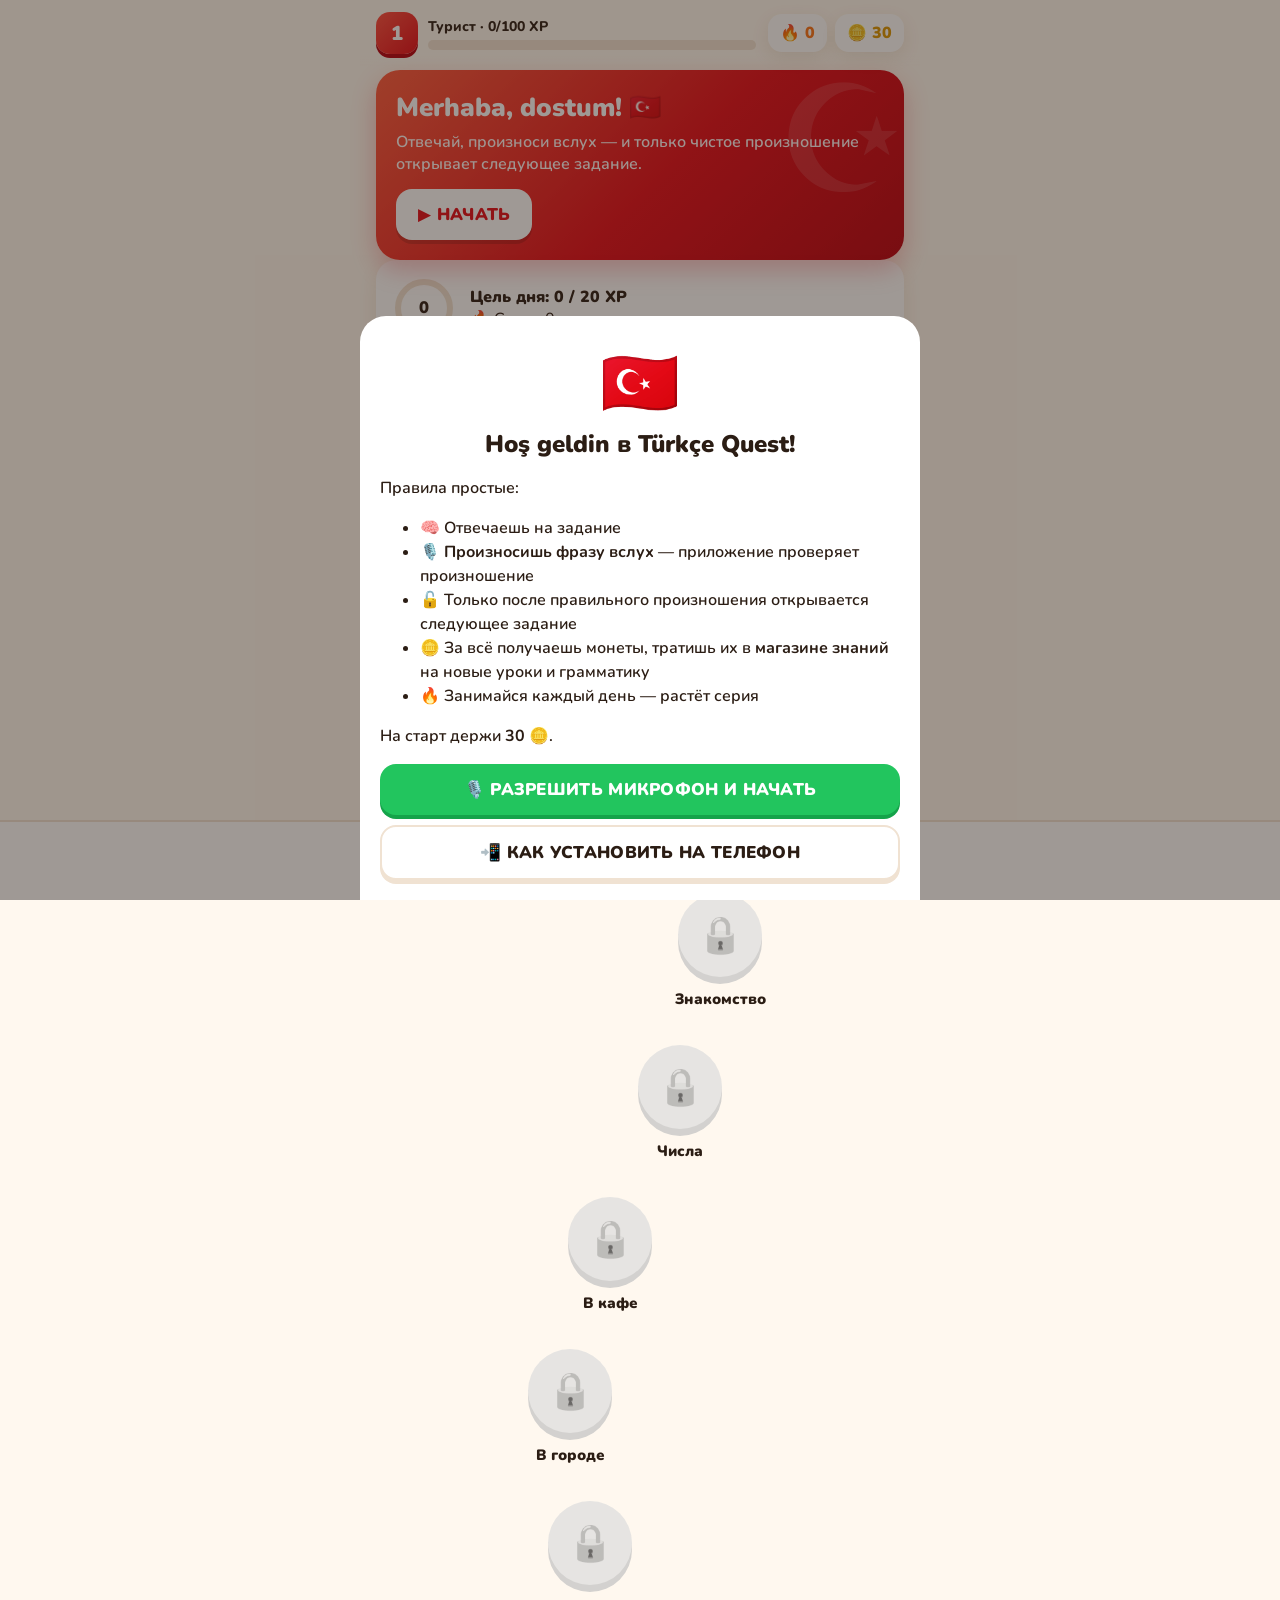
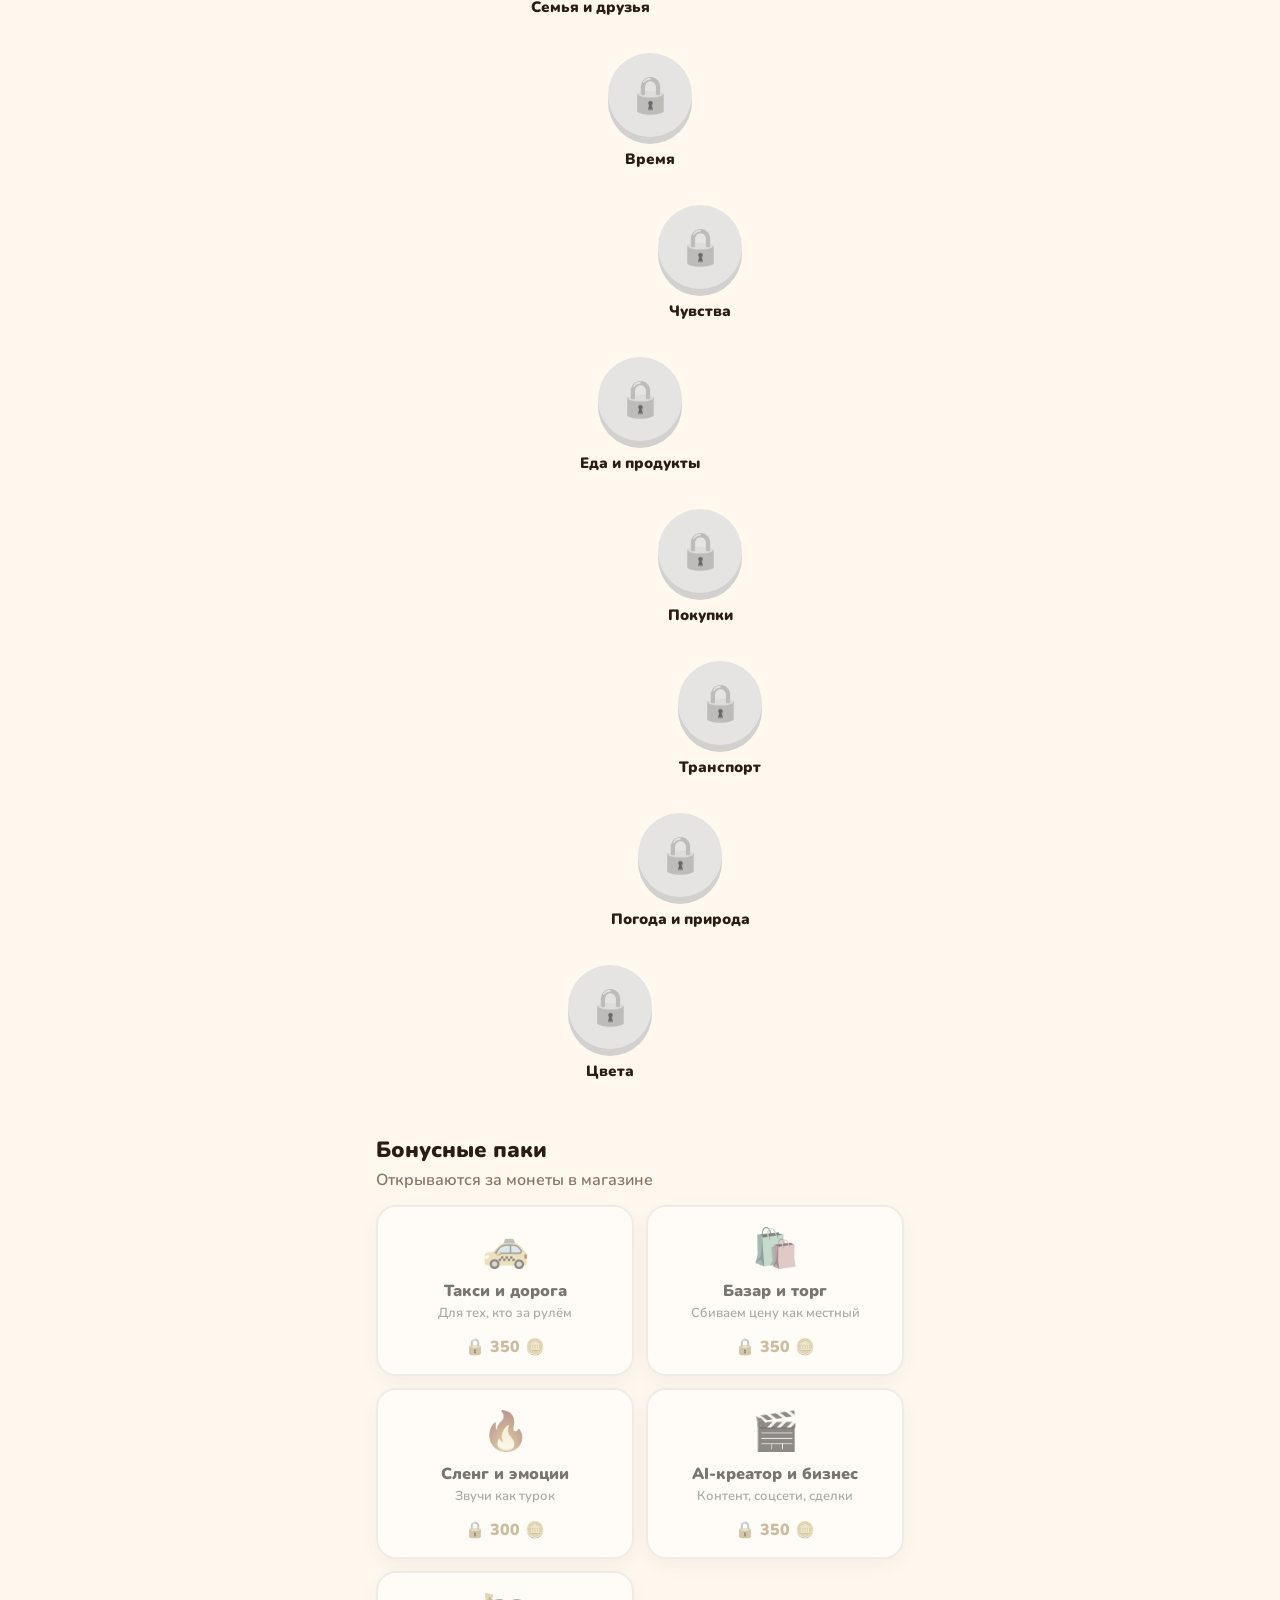
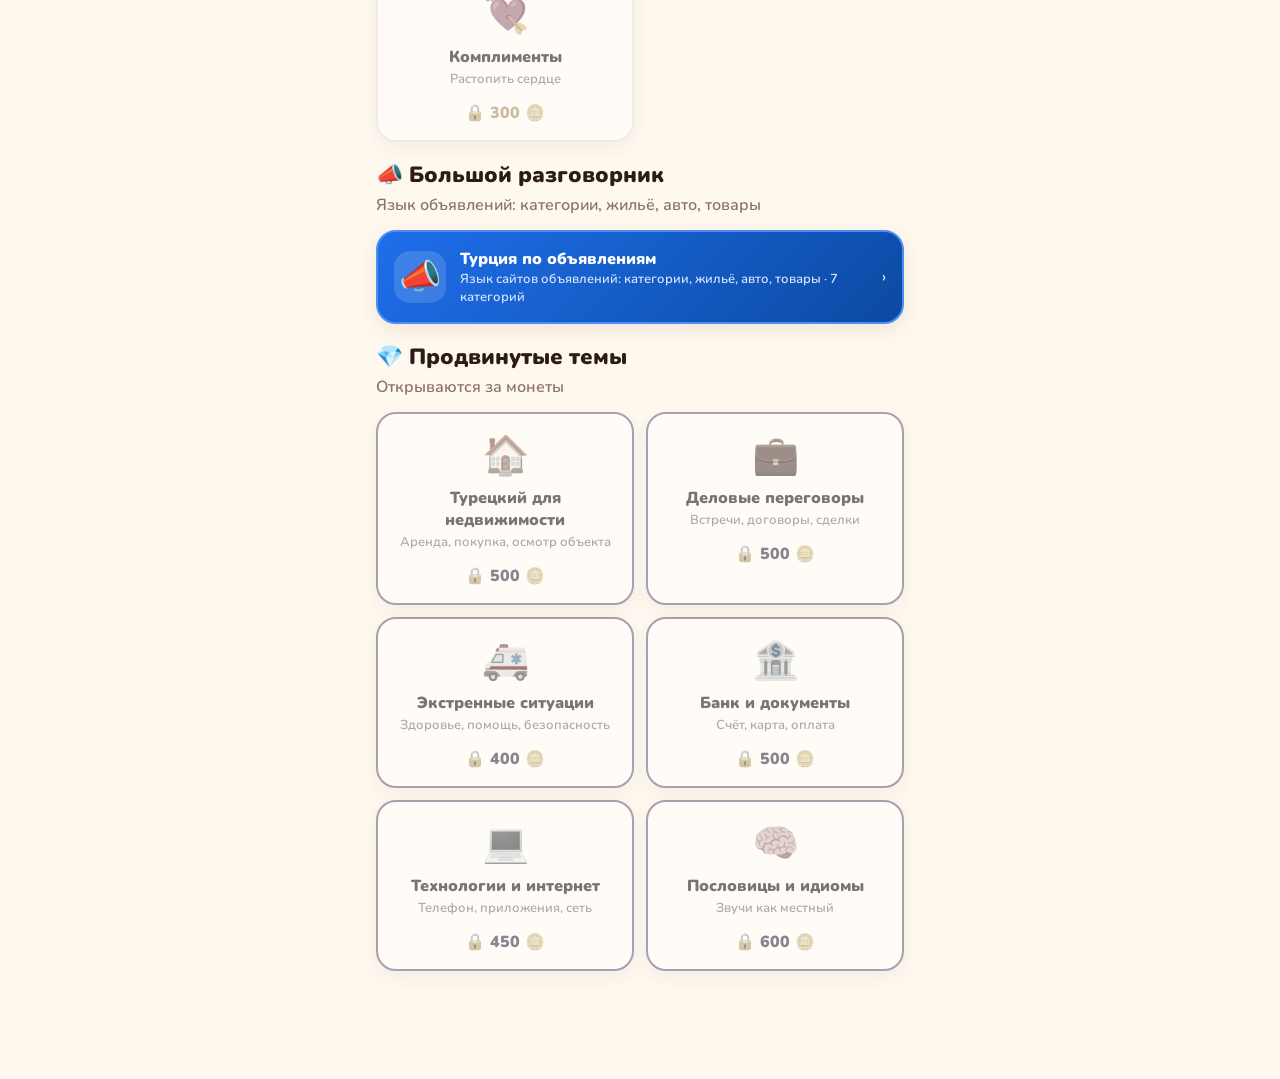
<file: index.html>
<!doctype html>
<html lang="ru">
<head>
  <meta charset="utf-8">
  <meta name="viewport" content="width=device-width, initial-scale=1, viewport-fit=cover, user-scalable=no">
  <title>Türkçe Quest</title>
  <meta name="description" content="Игра для изучения турецкого языка с проверкой произношения">
  <meta name="theme-color" content="#E30A17">
  <link rel="manifest" href="manifest.webmanifest">
  <link rel="icon" href="icons/icon.svg" type="image/svg+xml">
  <link rel="apple-touch-icon" href="icons/icon-192.png">
  <link rel="preconnect" href="https://fonts.googleapis.com">
  <link href="https://fonts.googleapis.com/css2?family=Nunito:wght@500;700;800;900&display=swap" rel="stylesheet">
  <link rel="stylesheet" href="styles.css">
</head>
<body>
  <div id="app">
    <header class="topbar">
      <div class="lvl" id="lvlBox">
        <div class="lvl-badge" id="lvlNum">1</div>
        <div class="lvl-info">
          <div class="lvl-rank" id="lvlRank">Турист</div>
          <div class="xpbar"><div class="xpfill" id="xpFill"></div></div>
        </div>
      </div>
      <div class="pills">
        <div class="pill streak" id="streakPill">🔥 <span id="streakNum">0</span></div>
        <div class="pill coins" id="coinPill">🪙 <span id="coinNum">0</span></div>
      </div>
    </header>

    <main id="screen"></main>

    <nav class="tabbar" id="tabbar">
      <button data-tab="map" class="active"><span>🗺️</span>Путь</button>
      <button data-tab="shop"><span>🛒</span>Магазин</button>
      <button data-tab="library"><span>📚</span>Знания</button>
      <button data-tab="profile"><span>👤</span>Профиль</button>
    </nav>
  </div>

  <!-- Экран урока -->
  <section id="lesson" class="lesson hidden">
    <div class="lesson-top">
      <button class="icon-btn" id="quitBtn" aria-label="Выйти">✕</button>
      <div class="progress"><div class="progress-fill" id="lessonProgress"></div></div>
      <div class="combo" id="combo"></div>
    </div>
    <div class="lesson-body" id="lessonBody"></div>
    <div class="lesson-foot" id="lessonFoot"></div>
  </section>

  <div id="modal" class="modal hidden"><div class="modal-card" id="modalCard"></div></div>
  <div id="toast" class="toast"></div>
  <canvas id="confetti"></canvas>

  <script src="data.js"></script>
  <script src="app.js"></script>
</body>
</html>
</file>
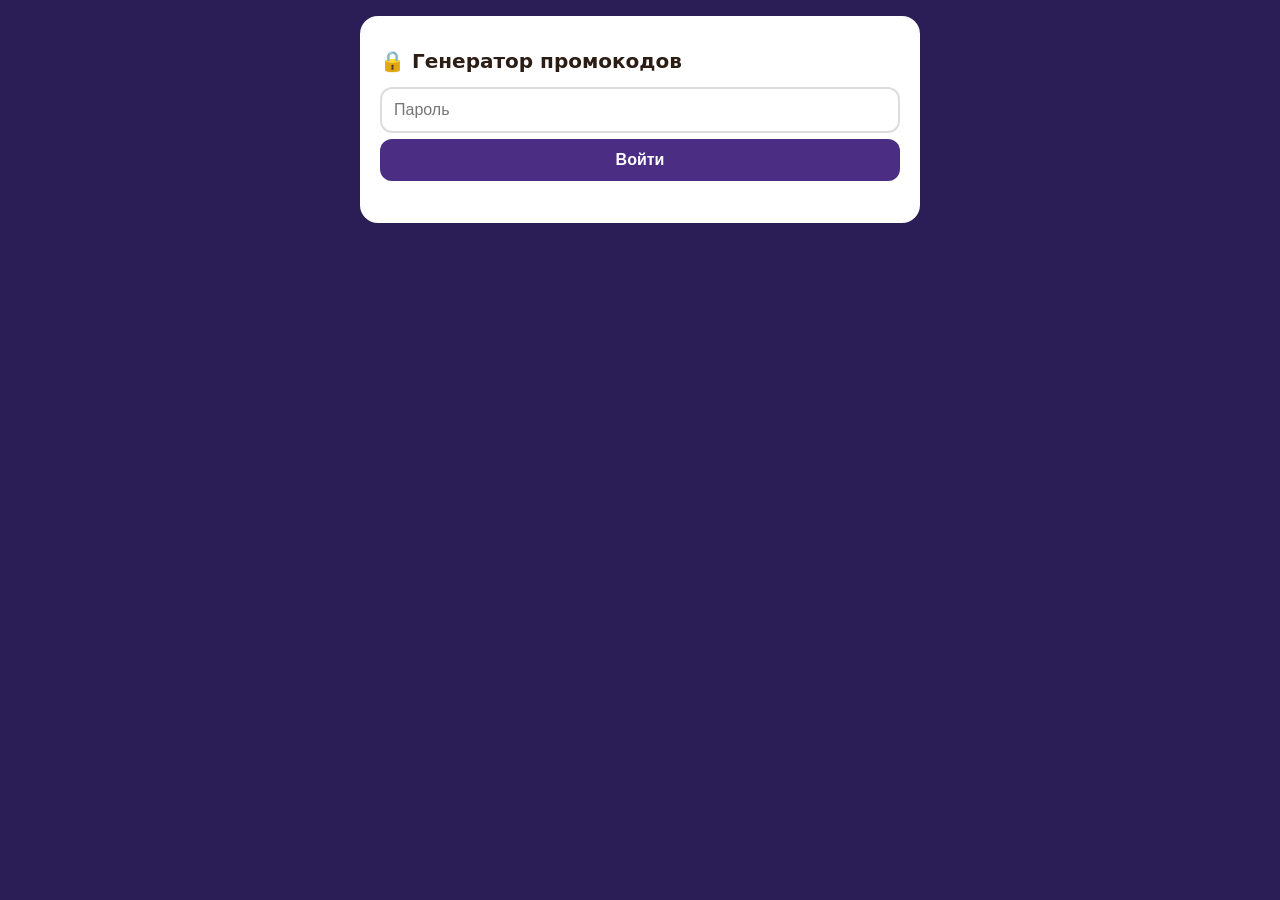
<file: promo.html>
<!doctype html>
<html lang="ru"><head><meta charset="utf-8">
<meta name="viewport" content="width=device-width, initial-scale=1">
<title>Промокоды — Türkçe Quest</title>
<meta name="robots" content="noindex">
<style>
  body{margin:0;background:#2B1D55;color:#fff;font-family:system-ui,Segoe UI,Roboto,sans-serif;padding:16px}
  .box{max-width:520px;margin:0 auto;background:#fff;color:#2B1D14;border-radius:18px;padding:20px}
  h1{font-size:20px} label{display:block;font-weight:700;margin:12px 0 4px}
  input,select,button{width:100%;padding:12px;font-size:16px;border-radius:12px;border:2px solid #ddd;margin-bottom:6px;box-sizing:border-box}
  button{background:#4B2E83;color:#fff;border:none;font-weight:800;cursor:pointer}
  pre{background:#F4F0FA;padding:12px;border-radius:12px;white-space:pre-wrap;word-break:break-all;font-size:16px;letter-spacing:1px}
  .note{color:#8A7565;font-size:13px}
</style></head>
<body><script src="promo.js"></script></body></html>
</file>
<file: styles.css>
:root{
  --bg:#FFF8EF; --card:#FFFFFF; --ink:#2B1D14; --muted:#8A7565; --line:#F0E2D2;
  --red:#E30A17; --red-d:#B30010; --turq:#14B8A6; --turq-d:#0E8C7F;
  --gold:#FFB800; --gold-d:#D99400; --green:#22C55E; --green-d:#15A34A;
  --wrong:#EF4444; --wrong-bg:#FFE9E9; --ok-bg:#E7F9EE; --shadow:0 6px 18px rgba(120,70,20,.10);
  --radius:20px;
}
*{box-sizing:border-box;-webkit-tap-highlight-color:transparent}
html,body{margin:0;height:100%}
body{background:var(--bg);color:var(--ink);font-family:Nunito,system-ui,-apple-system,"Segoe UI",Roboto,sans-serif;
  overscroll-behavior:none;user-select:none;-webkit-user-select:none}
button{font-family:inherit;cursor:pointer;border:none;color:inherit}
.hidden{display:none!important}
#app{max-width:560px;margin:0 auto;min-height:100%;display:flex;flex-direction:column;padding-bottom:84px}

/* top bar */
.topbar{position:sticky;top:0;z-index:5;display:flex;align-items:center;justify-content:space-between;gap:12px;
  padding:calc(12px + env(safe-area-inset-top)) 16px 12px;background:linear-gradient(var(--bg) 80%,rgba(255,248,239,0))}
.lvl{display:flex;align-items:center;gap:10px;flex:1;min-width:0}
.lvl-badge{width:42px;height:42px;border-radius:14px;background:linear-gradient(135deg,#FF4D3D,var(--red));color:#fff;
  font-weight:900;font-size:20px;display:grid;place-items:center;box-shadow:0 4px 0 var(--red-d)}
.lvl-info{flex:1;min-width:0}
.lvl-rank{font-weight:800;font-size:14px;margin-bottom:4px}
.xpbar{height:10px;background:var(--line);border-radius:10px;overflow:hidden}
.xpfill{height:100%;width:0;background:linear-gradient(90deg,var(--gold),#FFD84D);border-radius:10px;transition:width .6s}
.pills{display:flex;gap:8px}
.pill{background:var(--card);border-radius:14px;padding:8px 12px;font-weight:900;box-shadow:var(--shadow);font-size:16px;white-space:nowrap}
.pill.coins{color:var(--gold-d)} .pill.streak{color:#F97316}
.pill.bump{animation:bump .5s}
@keyframes bump{40%{transform:scale(1.25)}}

/* tabbar */
.tabbar{position:fixed;bottom:0;left:0;right:0;z-index:6;display:flex;justify-content:center;gap:4px;background:var(--card);
  border-top:2px solid var(--line);padding:8px 8px calc(8px + env(safe-area-inset-bottom))}
.tabbar button{flex:1;max-width:130px;background:none;padding:6px 4px;border-radius:14px;font-weight:800;font-size:12px;color:var(--muted);
  display:flex;flex-direction:column;align-items:center;gap:2px}
.tabbar button span{font-size:24px;filter:grayscale(.8);opacity:.7}
.tabbar button.active{color:var(--red);background:#FFF0EC}
.tabbar button.active span{filter:none;opacity:1}

#screen{padding:4px 16px 24px;flex:1}
h2.section{font-size:22px;font-weight:900;margin:18px 0 4px}
p.sub{color:var(--muted);margin:0 0 14px;font-weight:600}

/* hero */
.hero{border-radius:24px;padding:20px;color:#fff;background:linear-gradient(135deg,#FF5A3C 0%,var(--red) 55%,#B8000F 100%);
  box-shadow:0 10px 24px rgba(227,10,23,.25);position:relative;overflow:hidden}
.hero::after{content:"☪";position:absolute;right:-6px;top:-30px;font-size:150px;opacity:.12}
.hero h1{margin:0 0 6px;font-size:26px;font-weight:900}
.hero p{margin:0 0 14px;opacity:.95;font-weight:600}
.hero .btn{background:#fff;color:var(--red);box-shadow:0 4px 0 rgba(0,0,0,.15)}

/* buttons */
.btn{display:inline-flex;align-items:center;justify-content:center;gap:8px;padding:14px 22px;border-radius:16px;font-weight:900;font-size:17px;
  background:var(--green);color:#fff;box-shadow:0 4px 0 var(--green-d);transition:transform .08s,filter .2s;text-transform:uppercase;letter-spacing:.3px}
.btn:active{transform:translateY(3px);box-shadow:0 1px 0 var(--green-d)}
.btn.block{width:100%}
.btn.red{background:var(--red);box-shadow:0 4px 0 var(--red-d)}
.btn.turq{background:var(--turq);box-shadow:0 4px 0 var(--turq-d)}
.btn.gold{background:var(--gold);box-shadow:0 4px 0 var(--gold-d);color:#4A3000}
.btn.ghost{background:var(--card);color:var(--ink);box-shadow:0 4px 0 var(--line);border:2px solid var(--line)}
.btn:disabled{background:#E5DCD2;color:#A9988A;box-shadow:0 4px 0 #D3C7BA;cursor:not-allowed}
.icon-btn{width:40px;height:40px;border-radius:12px;background:none;font-size:22px;color:var(--muted);font-weight:900}

/* map */
.path{position:relative;display:flex;flex-direction:column;align-items:center;gap:18px;padding:18px 0}
.node{position:relative;display:flex;flex-direction:column;align-items:center;width:150px}
.node-btn{width:84px;height:84px;border-radius:50%;font-size:36px;display:grid;place-items:center;
  background:var(--turq);box-shadow:0 7px 0 var(--turq-d);transition:transform .1s}
.node-btn:active{transform:translateY(5px);box-shadow:0 2px 0 var(--turq-d)}
.node.done .node-btn{background:var(--gold);box-shadow:0 7px 0 var(--gold-d)}
.node.current .node-btn{background:var(--red);box-shadow:0 7px 0 var(--red-d);animation:pulse 2s infinite}
.node.locked .node-btn{background:#E6DDD3;box-shadow:0 7px 0 #CFC3B5;filter:grayscale(1);opacity:.75}
@keyframes pulse{0%,100%{outline:0 solid rgba(227,10,23,.25)}50%{outline:12px solid rgba(227,10,23,.0)}}
.node.current .node-btn{outline:6px solid rgba(227,10,23,.18);outline-offset:4px}
.node-title{margin-top:12px;font-weight:900;font-size:15px;text-align:center}
.node-stars{font-size:14px;letter-spacing:2px;height:18px}
.node .lock{position:absolute;top:58px;right:28px;font-size:20px}
.start-tag{position:absolute;top:-30px;background:var(--card);color:var(--red);font-weight:900;padding:4px 12px;border-radius:10px;
  box-shadow:var(--shadow);font-size:13px;animation:float 1.6s ease-in-out infinite;white-space:nowrap}
@keyframes float{50%{transform:translateY(-5px)}}

.bonus-grid{display:grid;grid-template-columns:1fr 1fr;gap:12px}
.bonus{background:var(--card);border-radius:var(--radius);padding:16px 12px;text-align:center;box-shadow:var(--shadow);border:2px solid var(--line)}
.bonus .em{font-size:38px}
.bonus .t{font-weight:900;margin:6px 0 2px}
.bonus .s{color:var(--muted);font-size:13px;font-weight:600;min-height:32px}
.bonus.locked{opacity:.6;filter:grayscale(.7)}
.bonus.done{border-color:var(--gold)}

/* cards & lists */
.card{background:var(--card);border-radius:var(--radius);padding:16px;box-shadow:var(--shadow);margin-bottom:12px}
.row{display:flex;align-items:center;gap:14px}
.row .em{font-size:34px;width:52px;height:52px;border-radius:16px;background:var(--bg);display:grid;place-items:center;flex-shrink:0}
.row .grow{flex:1;min-width:0}
.row .t{font-weight:900;font-size:16px}
.row .s{color:var(--muted);font-size:13px;font-weight:600}
.price{font-weight:900;color:var(--gold-d);white-space:nowrap}
.owned{color:var(--green-d);font-weight:900;font-size:14px}
.small-btn{padding:10px 14px;font-size:14px;border-radius:12px}

.stats{display:grid;grid-template-columns:repeat(3,1fr);gap:10px;margin-bottom:12px}
.stat{background:var(--card);border-radius:16px;padding:12px 6px;text-align:center;box-shadow:var(--shadow)}
.stat b{display:block;font-size:22px;font-weight:900}
.stat span{font-size:12px;color:var(--muted);font-weight:700}
.ach-grid{display:grid;grid-template-columns:repeat(2,1fr);gap:10px}
.ach{background:var(--card);border-radius:16px;padding:12px;box-shadow:var(--shadow);display:flex;gap:10px;align-items:center}
.ach .em{font-size:28px}
.ach .t{font-weight:900;font-size:14px}
.ach .s{font-size:12px;color:var(--muted);font-weight:600}
.ach.off{opacity:.45;filter:grayscale(1)}

/* lesson */
.lesson{position:fixed;inset:0;z-index:20;background:var(--bg);display:flex;flex-direction:column;max-width:560px;margin:0 auto}
.lesson-top{display:flex;align-items:center;gap:10px;padding:calc(12px + env(safe-area-inset-top)) 14px 8px}
.progress{flex:1;height:16px;background:var(--line);border-radius:12px;overflow:hidden}
.progress-fill{height:100%;width:0;background:linear-gradient(90deg,var(--green),#4ADE80);border-radius:12px;transition:width .4s}
.combo{min-width:56px;text-align:right;font-weight:900;color:#F97316}
.lesson-body{flex:1;overflow-y:auto;padding:10px 18px 20px;display:flex;flex-direction:column}
.lesson-foot{padding:14px 18px calc(16px + env(safe-area-inset-bottom));border-top:2px solid var(--line);background:var(--bg);transition:background .2s}
.lesson-foot.ok{background:var(--ok-bg);border-color:#BDEBCD}
.lesson-foot.bad{background:var(--wrong-bg);border-color:#FFC9C9}
.feedback{font-weight:900;font-size:18px;margin-bottom:10px;display:flex;align-items:center;gap:8px}
.feedback.ok{color:var(--green-d)} .feedback.bad{color:var(--wrong)}
.feedback small{display:block;font-weight:700;font-size:14px;color:var(--ink);opacity:.8}

.task-label{font-weight:900;font-size:13px;letter-spacing:1px;text-transform:uppercase;color:var(--turq-d);margin:6px 0 6px}
.task-q{font-size:24px;font-weight:900;margin:0 0 18px;line-height:1.25}
.word-card{background:var(--card);border-radius:24px;padding:24px 18px;text-align:center;box-shadow:var(--shadow);border:2px solid var(--line);margin-bottom:16px}
.word-card .tr{font-size:32px;font-weight:900;color:var(--red);line-height:1.2;user-select:text}
.word-card .ph{color:var(--muted);font-weight:700;margin-top:6px;font-size:16px}
.word-card .ru{font-size:19px;font-weight:800;margin-top:10px}
.audio-row{display:flex;gap:10px;justify-content:center;margin-top:14px}
.audio-btn{width:58px;height:58px;border-radius:18px;font-size:26px;background:var(--turq);box-shadow:0 4px 0 var(--turq-d);color:#fff}
.audio-btn:active{transform:translateY(3px);box-shadow:0 1px 0 var(--turq-d)}
.audio-btn.big{width:110px;height:110px;border-radius:30px;font-size:50px;margin:10px auto 20px;display:grid;place-items:center}

.options{display:flex;flex-direction:column;gap:10px}
.opt{background:var(--card);border:2px solid var(--line);border-bottom-width:5px;border-radius:16px;padding:16px;font-size:17px;font-weight:800;text-align:left;width:100%}
.opt.sel{border-color:var(--turq);background:#E6FBF8;color:var(--turq-d)}
.opt.right{border-color:var(--green);background:var(--ok-bg);color:var(--green-d)}
.opt.wrong{border-color:var(--wrong);background:var(--wrong-bg);color:var(--wrong);animation:shake .4s}
@keyframes shake{25%{transform:translateX(-6px)}75%{transform:translateX(6px)}}

.build-zone{min-height:66px;border-bottom:2px solid var(--line);border-top:2px solid var(--line);padding:10px 0;display:flex;flex-wrap:wrap;gap:8px;margin-bottom:22px}
.chips{display:flex;flex-wrap:wrap;gap:8px;justify-content:center}
.chip{background:var(--card);border:2px solid var(--line);border-bottom-width:4px;border-radius:12px;padding:10px 14px;font-weight:800;font-size:17px}
.chip.used{visibility:hidden}

/* speak */
.speak-wrap{display:flex;flex-direction:column;align-items:center;text-align:center}
.speak-badge{background:#FFF0EC;color:var(--red);font-weight:900;font-size:13px;padding:6px 12px;border-radius:10px;letter-spacing:.5px;margin-bottom:12px}
.mic{width:120px;height:120px;border-radius:50%;font-size:52px;background:var(--red);color:#fff;box-shadow:0 8px 0 var(--red-d);position:relative;margin:8px 0 16px}
.mic:active{transform:translateY(5px);box-shadow:0 3px 0 var(--red-d)}
.mic.listening{background:#FF3B30;animation:micpulse 1.1s infinite}
@keyframes micpulse{0%{box-shadow:0 8px 0 var(--red-d),0 0 0 0 rgba(255,59,48,.5)}100%{box-shadow:0 8px 0 var(--red-d),0 0 0 28px rgba(255,59,48,0)}}
.mic-hint{color:var(--muted);font-weight:700;min-height:22px}
.heard{margin-top:10px;font-size:18px;font-weight:800;min-height:28px}
.score{display:inline-flex;align-items:center;gap:8px;font-weight:900;font-size:16px;padding:8px 14px;border-radius:12px;margin-top:8px}
.score.ok{background:var(--ok-bg);color:var(--green-d)} .score.bad{background:var(--wrong-bg);color:var(--wrong)}
.letters{font-size:28px;font-weight:900;letter-spacing:1px;margin-top:4px}
.letters .ok{color:var(--green-d)} .letters .bad{color:var(--wrong);text-decoration:underline wavy}
.tip{margin-top:14px;background:#FFF7DB;border-radius:14px;padding:10px 14px;font-weight:700;font-size:14px;color:#6B4E00}

/* finish */
.finish{text-align:center;padding-top:20px}
.finish .big-em{font-size:90px;animation:pop .6s}
@keyframes pop{0%{transform:scale(0)}70%{transform:scale(1.2)}100%{transform:scale(1)}}
.finish h1{font-size:30px;font-weight:900;margin:6px 0}
.finish .stars{font-size:44px;letter-spacing:6px;margin:6px 0 16px}
.reward-grid{display:grid;grid-template-columns:repeat(2,1fr);gap:10px;margin:16px 0}
.reward{font-size:13px}
.reward.o{border-color:#F59E0B;color:#B45309}
.stars-why{margin:-8px auto 4px;max-width:340px;font-weight:700;font-size:14px;color:var(--muted)}
.reward{border-radius:16px;padding:12px 4px;border:2px solid;font-weight:900}
.reward b{display:block;font-size:22px}
.reward.c{border-color:var(--gold);color:var(--gold-d)}
.reward.x{border-color:var(--turq);color:var(--turq-d)}
.reward.a{border-color:var(--green);color:var(--green-d)}

/* modal, toast */
.modal{position:fixed;inset:0;z-index:40;background:rgba(43,29,20,.45);display:flex;align-items:flex-end;justify-content:center;animation:fade .2s}
.modal-card{background:var(--card);width:100%;max-width:560px;max-height:88vh;overflow-y:auto;border-radius:26px 26px 0 0;
  padding:24px 20px calc(20px + env(safe-area-inset-bottom));animation:up .25s ease-out;user-select:text}
.modal-card h2{margin:0 0 10px;font-size:24px;font-weight:900}
.modal-card p,.modal-card li{font-size:16px;line-height:1.5;font-weight:600}
.modal-card table{border-collapse:collapse;width:100%;margin:8px 0}
.modal-card td{padding:7px 6px;border-bottom:1px solid var(--line);font-size:15px}
.modal-card i{color:var(--red);font-style:normal;font-weight:800}
.modal-actions{display:flex;flex-direction:column;gap:10px;margin-top:16px}
@keyframes fade{from{opacity:0}} @keyframes up{from{transform:translateY(60px);opacity:0}}
.toast{position:fixed;left:50%;top:calc(76px + env(safe-area-inset-top));transform:translate(-50%,-20px);background:var(--ink);color:#fff;
  padding:12px 18px;border-radius:14px;font-weight:800;z-index:50;opacity:0;pointer-events:none;transition:.3s;max-width:90%;text-align:center}
.toast.show{opacity:1;transform:translate(-50%,0)}
#confetti{position:fixed;inset:0;pointer-events:none;z-index:60;width:100%;height:100%}
.warn{background:#FFF1E6;border:2px solid #FFC79A;border-radius:16px;padding:12px 14px;font-weight:700;font-size:14px;margin:12px 0;color:#7A3B00}
.fly{position:fixed;z-index:70;font-weight:900;color:var(--gold-d);font-size:20px;pointer-events:none;animation:flyup 1s forwards}
@keyframes flyup{to{transform:translateY(-70px);opacity:0}}

/* Алфавит */
.alpha-grid{display:grid;grid-template-columns:repeat(5,1fr);gap:7px;margin:8px 0}
.alpha-cell{background:var(--card);border:2px solid var(--line);border-bottom-width:4px;border-radius:12px;padding:8px 2px;text-align:center}
.alpha-cell:active{transform:translateY(2px)}
.alpha-l{font-weight:900;font-size:16px;color:var(--red)}
.alpha-n{font-size:11px;color:var(--muted);font-weight:700;margin-top:2px}
@media (max-width:360px){.alpha-grid{grid-template-columns:repeat(4,1fr)}}
/* Недельный график */
.week{display:flex;align-items:flex-end;justify-content:space-between;gap:6px;height:92px}
.wbar{flex:1;display:flex;flex-direction:column;align-items:center;justify-content:flex-end;gap:4px;height:100%}
.wfill{width:100%;max-width:26px;border-radius:6px 6px 0 0;min-height:2px;transition:height .4s}
.wbar span{font-size:11px;color:var(--muted);font-weight:700}
.icon-btn.fav{font-size:18px}.icon-btn.fav.on{color:var(--gold)}
</file>
